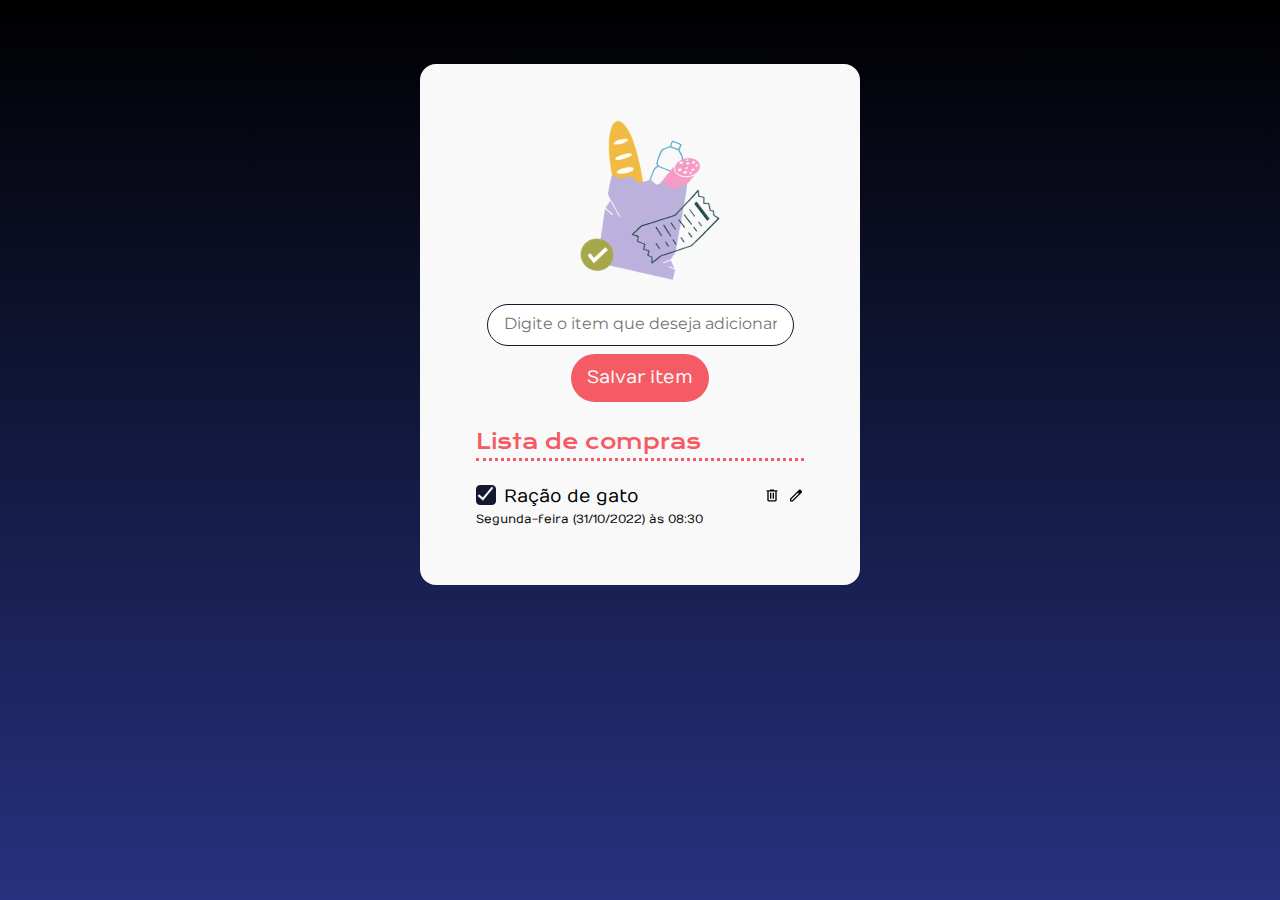
<file: JS/ListaCompras/index.html>
<!DOCTYPE html>
<html lang="pt-br">

<head>
    <meta charset="UTF-8">
    <meta name="viewport" content="width=device-width, initial-scale=1.0">
    <title>Lista de Compras</title>
    <link rel="preconnect" href="https://fonts.googleapis.com">
    <link rel="preconnect" href="https://fonts.gstatic.com" crossorigin>
    <link href="https://fonts.googleapis.com/css2?family=Krona+One&family=Montserrat&family=Numans&display=swap"
        rel="stylesheet">
    <link rel="stylesheet" href="./styles.css" />
</head>

<body>

    <main>
        <img src="./img/bag.png" alt="sacola de compras">
        <form>
            <input class="input-item" id="input-item" type="text" placeholder="Digite o item que deseja adicionar"></input>
            <button class="button-item" id="adicionar-item" >Salvar item</button>
        </form>

        <div class="container-lista">
            <h2>Lista de compras</h2>
            <hr>

            <ul>
                <li>
                    <div class="lista-item-container">
                        <div>
                            <div class="container-checkbox">
                                <label for="checkbox-1">
                                    <input type="checkbox" class="input-checkbox" id="checkbox-1" />
                                    <div class="checkbox-customizado checked"></div>
                                </label>
                            </div>
                            <p>Ração de gato</p>
                        </div>

                        <div>
                            <button class="item-lista-button">
                                <img src="./img/delete.svg" alt="remover">
                            </button>
                            <button class="item-lista-button">
                                <img src="./img/edit.svg" alt="editar">
                            </button>
                        </div>
                    </div>
                    <p class="texto-data">Segunda-feira (31/10/2022) às 08:30</p>
                </li>
            </ul>
        </div>
    </main>
    <script src="script.js"></script>
</body>

</html>
</file>
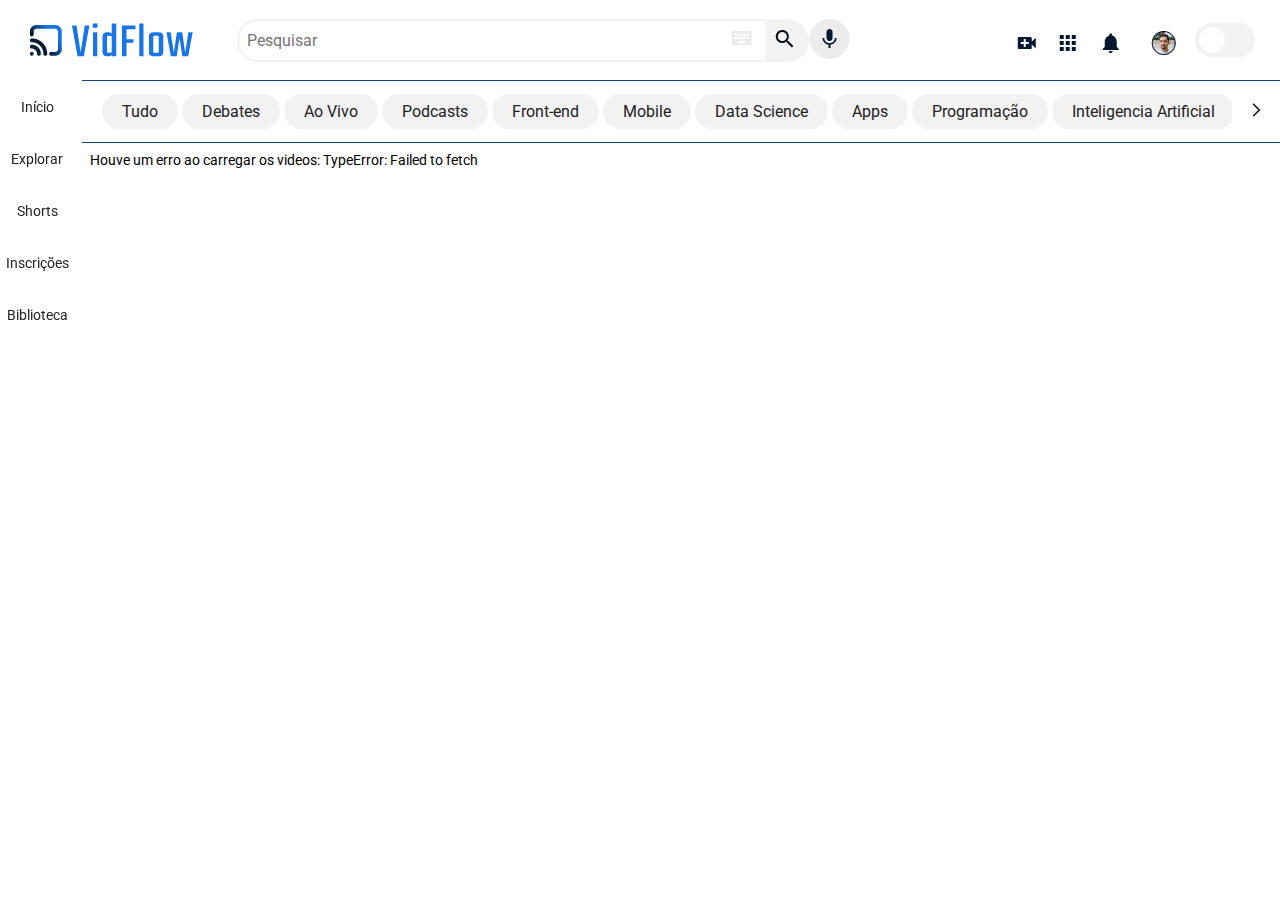
<file: JS/projeto-vidflow-main/index.html>
<!DOCTYPE html>
<html lang="pt-br">
    <head>
        <meta charset="UTF-8">
        <meta name="viewport" content="width=device-width, initial-scale=1.0">
        <link
            href="https://fonts.googleapis.com/css2?family=Roboto:wght@400;500;700&display=swap"
            rel="stylesheet"
        />
        <link rel="stylesheet" href="./css/reset.css">
        <link rel="stylesheet" href="./css/estilos.css">
        <link rel="stylesheet" href="./css/flexbox.css">
        <title>VidFlow</title>
        <link rel="shortcut icon" href="./img/Favicon.png" type="image/x-icon">
    </head>
<body>
    <header>
        <nav class="cabecalho__container">
            <div class="logo__item">
                <img src="./img/VidFlow--Logo-light-mode.png" alt="Logo do VidFlow ">

            </div>
            <div class="cabecalho__pesquisar__item">
                <form action="" class="form__pesquisa">
                    <input type="text" class="pesquisar__input" placeholder="Pesquisar">
                    <img src="./img/topbar/keyboard.png" alt="Icone de teclado" class="pesquisar__input-teclado">
                    <button class="pesquisar__btn">
                        <img src="./img/topbar/search.png" alt="icone de lupa">
                    </button>
                    <button class="cabecalho__audio">
                        <img src="./img/topbar/Mic.png" alt="icone de microfone">
                    </button>
                </form>
            </div>
            <div class="cabecalho__icones__item">
                <a href="#" class="cabecalho__videos"></a>
                <a href="#" class="cabecalho__apps"></a>
                <a href="#" class="cabecalho__notificacoes"></a>
                <a href="#" class="cabecalho__avatar"></a>
                <label for="" class="cabecalho__switch">
                    <input type="checkbox" class="cabecalho__switch-input">
                    <span class="cabecalho__switch-slider"></span>
                </label>

            </div>
    </header>
        
        </nav>
            <!-- Menu lateral -->

            <aside class="menu__container">
            <ul class="menu__lista">
                <li>
                    <a class="menu__itens" href="#">
                        <i class="icone__inicio icone-item"></i>
                        <span>Início</span></a>
                </li>

                <li>
                    <a class="menu__itens" href="#">
                        <i class="icone__explorar icone-item"></i>
                        <span>Explorar</span></a>
                </li>

                <li>
                    <a class="menu__itens" href="#">
                        <i class="icone__shorts icone-item"></i>
                        <span>Shorts</span></a>
                </li>

                <li>
                    <a class="menu__itens" href="#">
                        <i class="icone__inscricoes icone-item"></i>
                        <span>Inscrições</span></a>
                </li>

                <li>
                    <a class="menu__itens" href="#">
                        <i class="icone__biblioteca icone-item"></i>
                        <span>Biblioteca</span></a>
                </li>
            </ul>

            <ul class="menu__lista">
                <li>
                    <a class="menu__itens" href="#">
                        <i class="icone__historico icone-item"></i>
                        <span>Histórico</span></a>
                </li>

                <li>
                    <a class="menu__itens" href="#">
                        <i class="icone__relogio icone-item"></i>
                        <span>Assistir mais tarde</span></a>
                </li>

                <li>
                    <a class="menu__itens" href="#">
                        <i class="icone__like icone-item"></i>
                        <span>Marcados com like</span></a>
                </li>
            </ul>

            <ul class="menu__lista">
                <li>
                    <a class="menu__itens" href="#">
                        <i class="icone__mostrar icone-item"></i>
                        <span>Mostrar mais 2</span></a>
                </li>

                <li>
                    <a class="menu__itens" href="#">
                        <i class="icone__deschamps icone-item"></i>
                        <span>Felipe Deschamps</span></a>
                </li>

                <li>
                    <a class="menu__itens" href="#">
                        <i class="icone__nerd icone-item"></i>
                        <span>Jovem Nerd</span></a>
                </li>

                <li>
                    <a class="menu__itens" href="#">
                        <i class="icone__souto icone-item"></i>
                        <span>Mario Souto</span></a>
                </li>

                <li>
                    <a class="menu__itens" href="#">
                        <i class="icone__iamarino icone-item"></i>
                        <span>Atila Iamarino</span></a>
                </li>

                <li>
                    <a class="menu__itens" href="#">
                        <i class="icone__ballerini icone-item"></i>
                        <span>Rafaella Ballerini</span></a>
                </li>

                <li>
                    <a class="menu__itens" href="#">
                        <i class="icone__gaveta icone-item"></i>
                        <span>Gaveta</span></a>
                </li>

                <li>
                    <a class="menu__itens" href="#">
                        <i class="icone__alura icone-item"></i>
                        <span>Alura</span></a>
                </li>

                <li>
                    <a class="menu__itens inscricoes" href="#">INSCRIÇÕES</a>
                </li>
            </ul>

            <ul class="menu__lista">
                <li class="jogos">
                    <a class="menu__itens" href="#">
                        <i class="icone__jogos icone-item"></i>
                        <span>Jogos</span></a>
                </li>

                <li class="filmes">
                    <a class="menu__itens" href="#">
                        <i class="icone__filmes icone-item"></i>
                        <span>Filmes</span></a>
                </li>
                <li class="premium">
                    <a class="menu__itens" href="#">
                        <i class="icone__videos icone-item"></i>
                        <span>Vídeo Premium</span></a>
                </li>

                <li class="menu__itens">
                    <a href="#">MAIS DA PÁGINA</a>
                </li>

            </ul>
            </aside>

            <section class="superior__secao__container">
            <div class="superior__secao__container-wrapper">
                <a href="#" name="Tudo" class="superior__item">Tudo</a>
                <a href="#" name="Debates" class="superior__item">Debates</a>
                <a href="#" name="Ao Vivo" class="superior__item">Ao Vivo</a>
                <a href="#" name="Podcasts" class="superior__item">Podcasts</a>
                <a href="#" name="Front-end" class="superior__item">Front-end</a>
                <a href="#" name="Mobile" class="superior__item">Mobile</a>
                <a href="#" name="Data Science" class="superior__item">Data Science</a>
                <a href="#" name="Apps" class="superior__item">Apps</a>
                <a href="#" name="Programação" class="superior__item">Programação</a>
                <a href="#" name="Inteligencia Artificial" class="superior__item">Inteligencia Artificial</a>
                <a href="#" name="Inovação" class="superior__item">Inovação</a>
            </div>
            <label class="superior__slider">
                <span><img src="./img/arrow_forward_ios.png" alt="Flecha direcionada para direita"></span>
            </label>
         </section>

         <ul class="videos__container">

         </ul>
         
            <script src="script.js"></script>

</body>
</html>
</file>
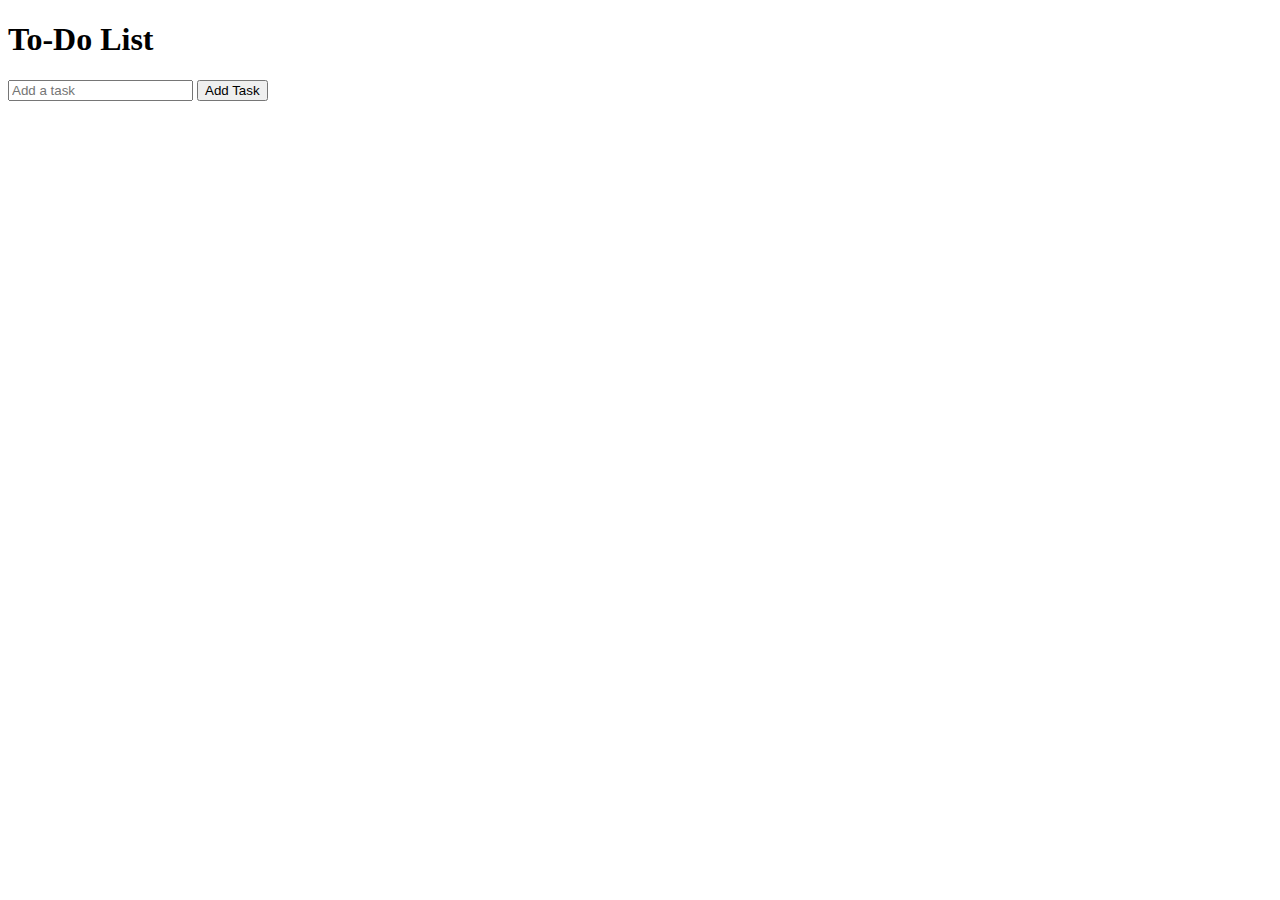
<file: JS/To-do List/index.html>
<!DOCTYPE html>
<html lang="pt-br">

<head>
    <meta charset="UTF-8">
    <meta name="viewport" content="width=device-width, initial-scale=1.0">
    <title>To-Do List</title>
    <link rel="stylesheet" href="styles.css">
    
</head>

<body>
        <h1>To-Do List</h1>
        <input type="text" id="taskInput" placeholder="Add a task">
        <button id="addTaskButton">Add Task</button>
        <ul id="taskList"></ul>

        <script src="script.js"></script>
</body>

</html>
</file>
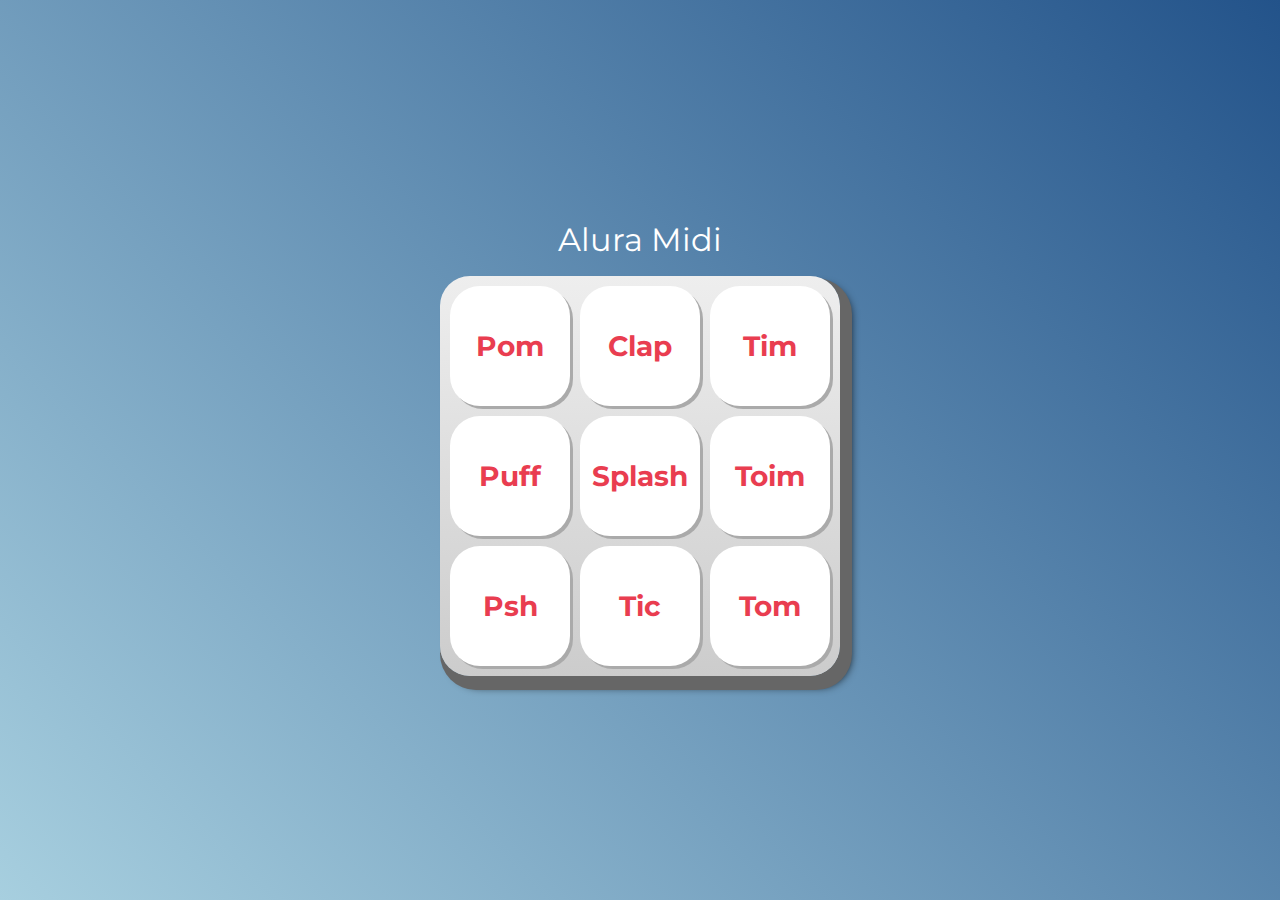
<file: JS/alura_batuque_projeto/alura_batuque_projeto/index.html>
<!DOCTYPE html>
<html lang="pt-BR">
<head>
    <meta charset="UTF-8">
    <meta http-equiv="X-UA-Compatible" content="IE=edge">
    <meta name="viewport" content="width=device-width, initial-scale=1.0">

    <title>Alura MIDI</title>

    <link rel="preconnect" href="https://fonts.googleapis.com">
    <link rel="preconnect" href="https://fonts.gstatic.com" crossorigin>
    <link href="https://fonts.googleapis.com/css2?family=Montserrat:wght@500;600&display=swap" rel="stylesheet">

    <link rel="icon" type="image/png" href="images/bateria.png">
    <link rel="stylesheet" href="css/reset.css">
    <link rel="stylesheet" href="css/estilos.css">

</head>
<body>

    <h1>Alura Midi</h1>

    <section class="teclado">
        <button class="tecla tecla_pom">Pom</button>
        <button class="tecla tecla_clap">Clap</button>
        <button class="tecla tecla_tim">Tim</button>

        <button class="tecla tecla_puff">Puff</button>
        <button class="tecla tecla_splash">Splash</button>
        <button class="tecla tecla_toim">Toim</button>

        <button class="tecla tecla_psh">Psh</button>
        <button class="tecla tecla_tic">Tic</button>
        <button class="tecla tecla_tom">Tom</button>
    </section>

    <audio src="sounds/keyq.wav" id="som_tecla_pom"></audio>
    <audio src="sounds/keyw.wav" id="som_tecla_clap"></audio>
    <audio src="sounds/keye.wav" id="som_tecla_tim"></audio>
    <audio src="sounds/keya.wav" id="som_tecla_puff"></audio>
    <audio src="sounds/keys.wav" id="som_tecla_splash"></audio>
    <audio src="sounds/keyd.wav" id="som_tecla_toim"></audio>
    <audio src="sounds/keyz.wav" id="som_tecla_psh"></audio>
    <audio src="sounds/keyx.wav" id="som_tecla_tic"></audio>
    <audio src="sounds/keyc.wav" id="som_tecla_tom"></audio>

    <script src="main.js"></script>

</body>
</html>
</file>
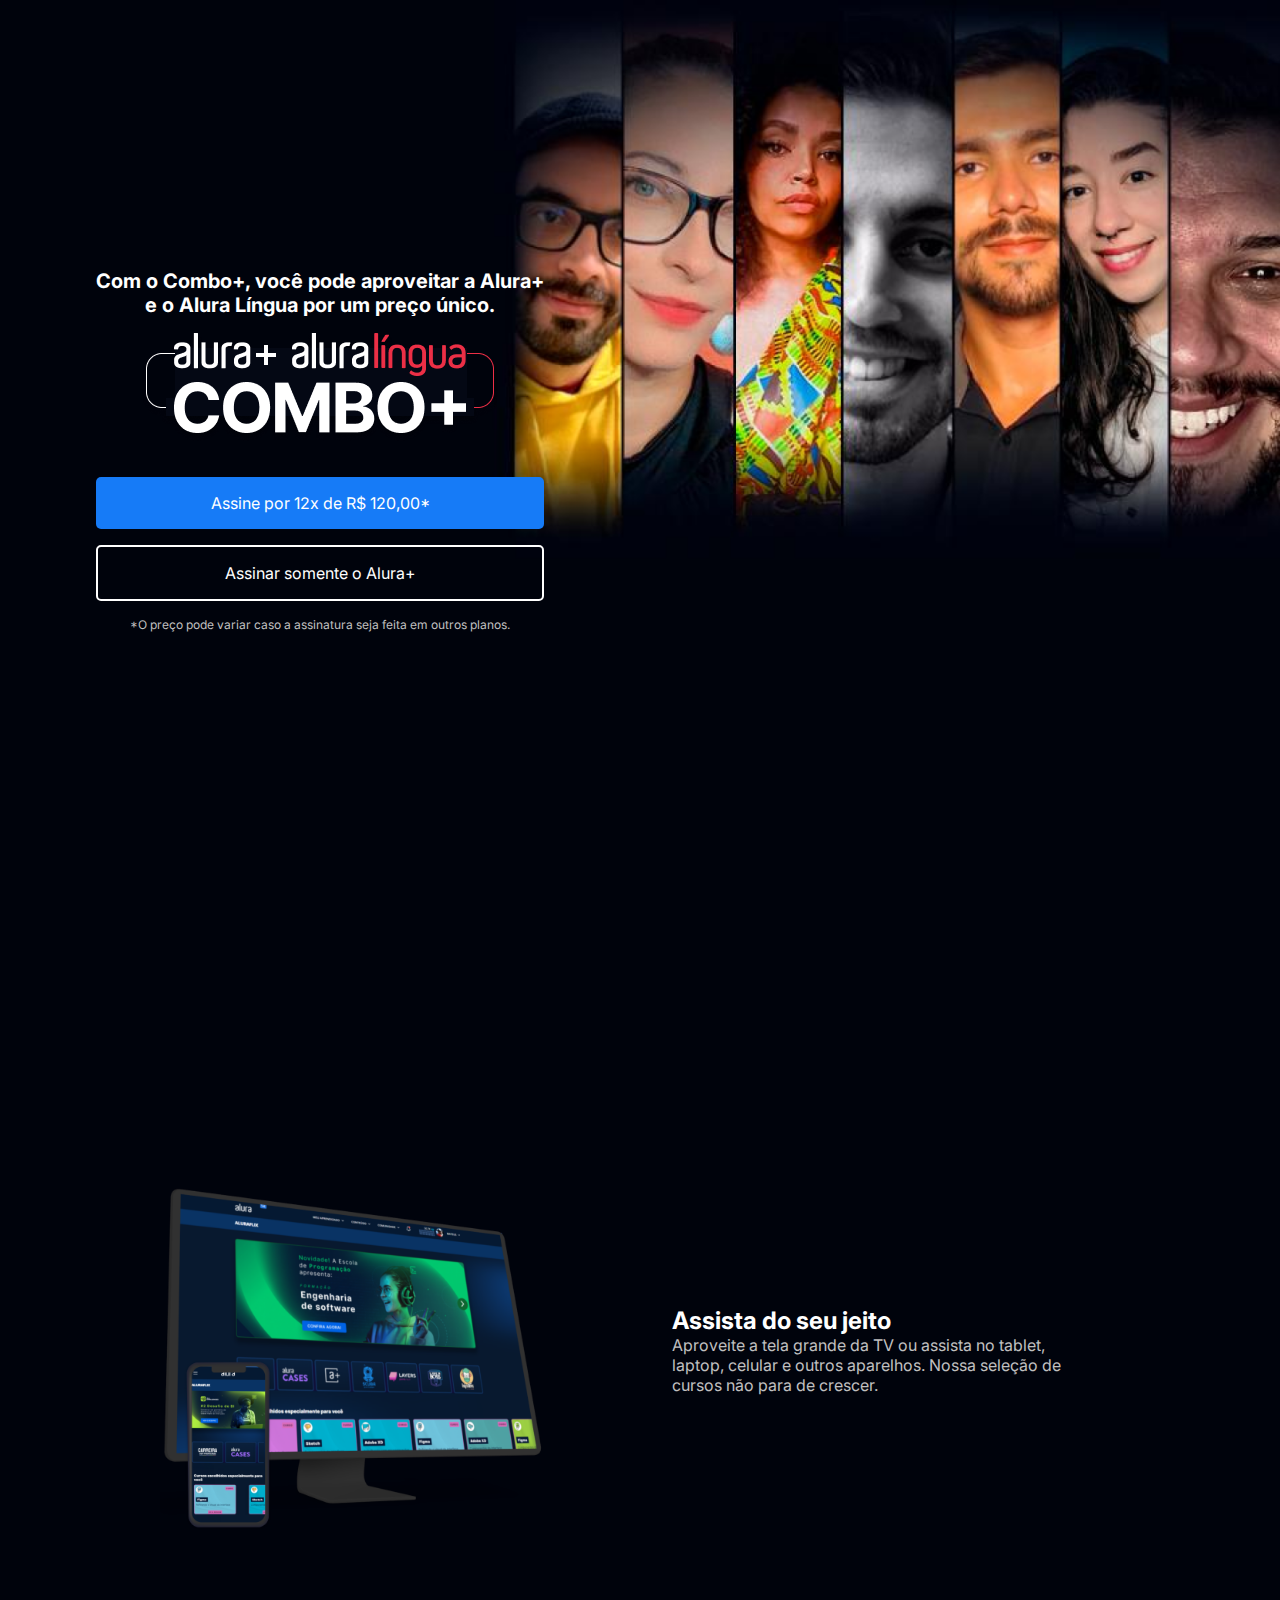
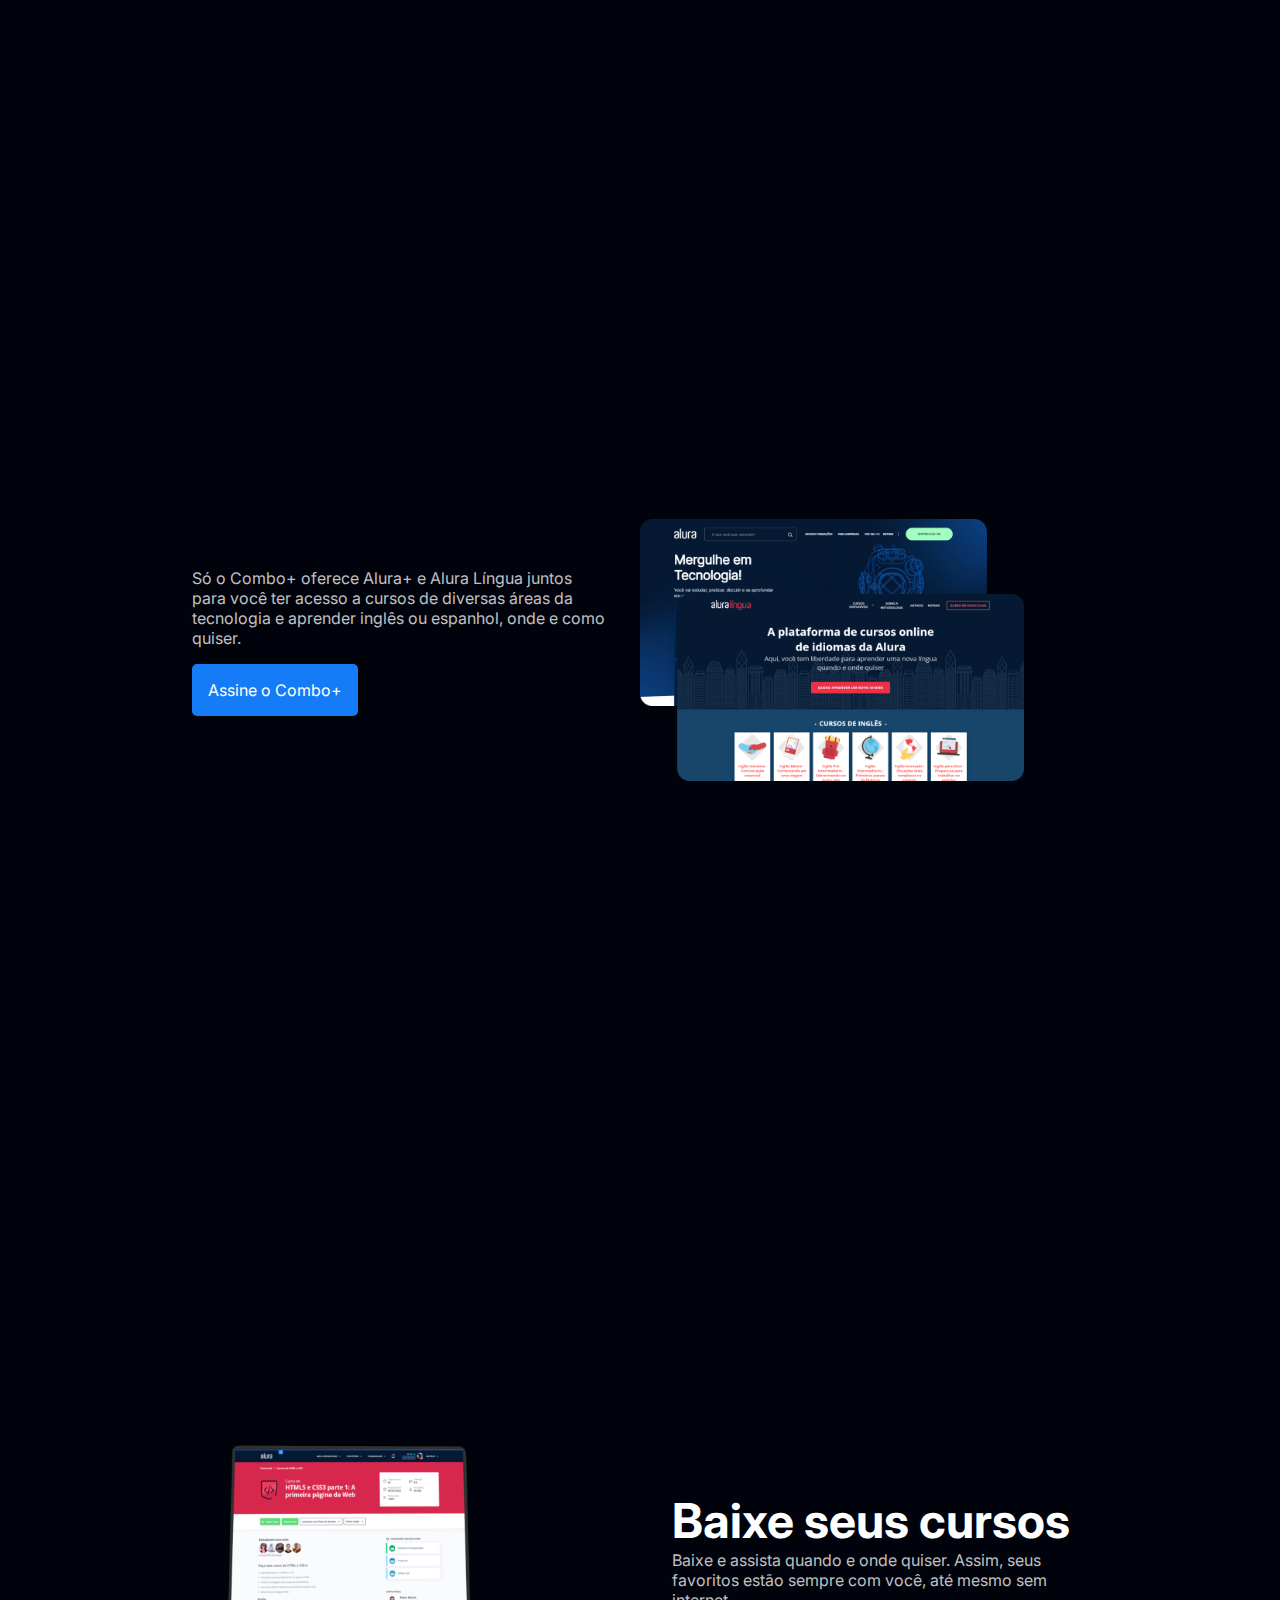
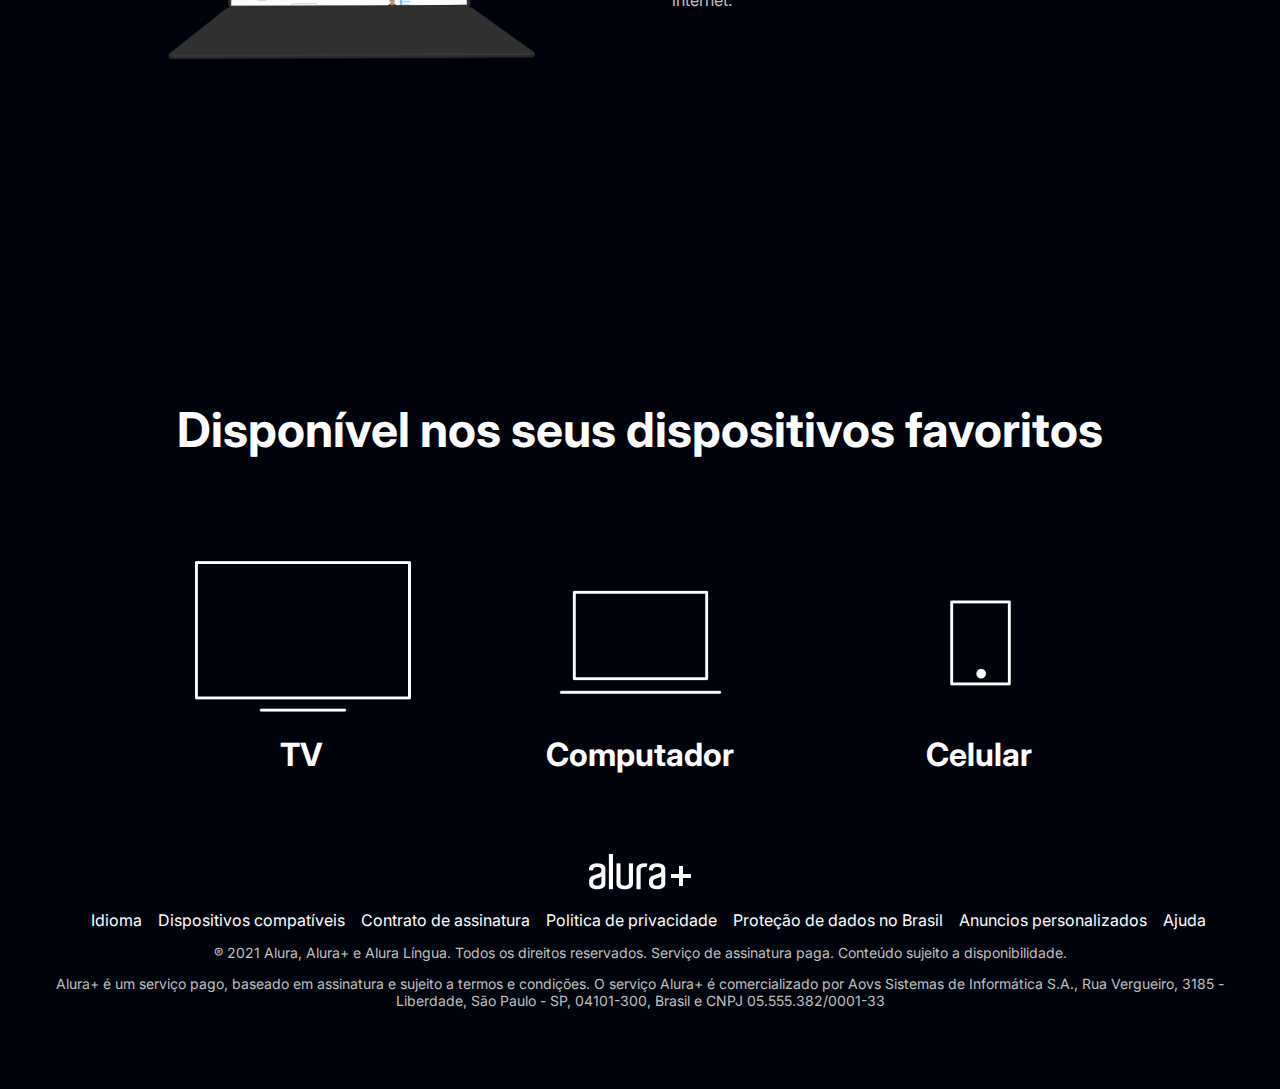
<file: JS/Stremar/aluraplus-aula01/index.html>
<!DOCTYPE html>
<html>

<head>
    <title>Alura Plus</title>
    <meta charset="UTF-8">
    <meta name="viewport" content="width=device-width, initial-scale=1">
    <link rel="stylesheet" href="styles.css">
    <link rel="preconnect" href="https://fonts.googleapis.com">
    <link rel="preconnect" href="https://fonts.gstatic.com" crossorigin>
    <link href="https://fonts.googleapis.com/css2?family=Inter:ital,opsz@0,14..32;1,14..32&display=swap" rel="stylesheet">  
    <link rel="preconnect" href="https://fonts.googleapis.com">
    <link rel="preconnect" href="https://fonts.gstatic.com" crossorigin>
    <link href="https://fonts.googleapis.com/css2?family=Inter:ital,opsz,wght@0,14..32,700;1,14..32,700&display=swap" rel="stylesheet">
</head>

<body>
    <section class="principal container">
        <div class="container__caixa">
            <h1 class="container__titulo">Com o Combo+, você pode aproveitar a Alura+ e o Alura Língua por um preço único.</h1>
            <img src="img/Combo.png" alt="O combo+ é a junção do alura+ e o alura língua" class="container__imagem">
            <a href="www.alura.com.br" class="container__botao">Assine por 12x de R$ 120,00*</a>
            <a href="www.alura.com.br" class="container__botao botao_secundario">Assinar somente o Alura+</a>
            <p class="container__aviso">*O preço pode variar caso a assinatura seja feita em outros planos.</p>
        </div>
    </section>

    <section class="container secundario">
        <img src="img/Plataformas.png" alt="Um monitor e um celular com a alura plus aberto" class="secundario__imagem">
        <div class="container__descricao">

            <h2 class="descricao_titulo">Assista do seu jeito</h2>
            <p class="descricao__texto">Aproveite a tela grande da TV ou assista no tablet, laptop, celular e outros aparelhos. Nossa seleção de cursos não para de crescer.</p>

        </div>
    </section>

    <section class="container secundario">
        <div class="container__descricao">
            <p class="descricao__texto">Só o Combo+ oferece Alura+ e Alura Língua juntos para você ter acesso a cursos de diversas áreas da tecnologia e aprender inglês ou espanhol, onde e como quiser.</p>
            <a href="www.alura.com.br" class="container__botao secundario__botao" container>Assine o Combo+</a>
        </div>
        <img src="img/Telas.png" alt="Tela do alura+ e alura língua" class="secundario__imagem">
    </section>

    <section class="container secundario">
        <img src="img/Notebook.png" alt="Notebook com a página do curso HTML5 e CSS3 da Alura aberta" class="secundario__imagem">
      <div class="container__descricao">
            <h2 class="descricao__titulo">Baixe seus cursos</h2>
            <p class="descricao__texto">Baixe e assista quando e onde quiser. Assim, seus favoritos estão sempre com você, até mesmo sem internet.</p>
        </div>
    </section>

    <section class="dispositivos">
        <h2 class="dispositivos__titulo">Disponível nos seus dispositivos favoritos</h2>
        <ul class="dispositivos__lista">
            <li>
                <img src="img/tv.png" alt="Ícone de televisão">
                <h3 class="lista__item">TV</h3>
            </li>
            <li>
                <img src="img/computador.png" alt="Ícone de computador">
                <h3 class="lista__item">Computador</h3>
            </li>
            <li>
                <img src="img/celular.png" alt="Ícone de celular">
                <h3 class="lista__item">Celular</h3>
            </li>
        </ul>
    </section>

    <footer class="rodape">
        <img src="img/Logo.png" alt="Alura+" class="rodape__logo">
        <ul class="rodape__lista">
            <li class="lista__link">
                <a href="#">Idioma</a>
            </li>
            <li class="lista__link">
                <a href="#">Dispositivos compatíveis</a>
            </li>
            <li class="lista__link">
                <a href="#">Contrato de assinatura</a>
            </li>
            <li class="lista__link">
                <a href="#">Politica de privacidade</a>
            </li>
            <li class="lista__link">
                <a href="#">Proteção de dados no Brasil</a>
            </li>
            <li class="lista__link">
                <a href="#">Anuncios personalizados</a>
            </li>
            <li class="lista__link">
                <a href="#">Ajuda</a>
            </li>
        </ul>
        <p class="rodape__texto">® 2021 Alura, Alura+ e Alura Língua. Todos os direitos reservados. Serviço de
            assinatura paga. Conteúdo sujeito a disponibilidade.</p>
        <p class="rodape__texto">Alura+ é um serviço pago, baseado em assinatura e sujeito a termos e condições. O
            serviço Alura+ é comercializado por Aovs Sistemas de Informática S.A., Rua Vergueiro, 3185 - Liberdade, São
            Paulo - SP, 04101-300, Brasil e CNPJ 05.555.382/0001-33</p>
    </footer>
    
</body>

</html>
</file>
<file: JS/ListaCompras/styles.css>
* {
    box-sizing: border-box;
    margin: 0;
    padding: 0;
}

:root {
    --cor-primaria: #F55B64;
    --cor-secundaria: #C2373F;
    --neutro: #F9F9F9;
    --preto: #131730;
    --fonte-titulo: "Krona One", sans-serif;
    --fonte-texto: 'Numans', sans-serif;
    --degrade-azul: linear-gradient(180deg, #000000 0%, #26327F 100%);
}

body {
    background: var(--degrade-azul);
    background-repeat: no-repeat;
    height: 100vh;

    display: flex;
    flex-direction: column;
    align-items: center;
}

main {
    background-color: var(--neutro);
    margin-top: 64px;

    display: flex;
    flex-direction: column;
    gap: 24px;

    width: 440px;
    padding: 56px;

    align-items: center;
    border-radius: 16px;
}

h2 {
    font-family: var(--fonte-titulo);
    color: var(--cor-primaria);
    font-size: 20px;
    font-weight: 400;
    line-height: 32px;
}

hr {
    border: none;
    border-bottom: 3px dotted var(--cor-primaria);
    margin-bottom: 24px;
}

p {
    font-family: var(--fonte-texto);
    font-size: 18px;
    font-weight: 400;
    line-height: 24px;
    text-align: left;
}

.input-item {
    display: block;
    padding: 12px 16px;
    border-radius: 24px;
    border: 1px solid var(--preto);
    width: 307px;

    font-family: var(--fonte-texto);
}

.input-item::placeholder {
    font-family: "Montserrat", sans-serif;
    font-size: 16px;
    line-height: 19px;
}

.button-item {
    padding: 12px 16px;
    border-radius: 24px;
    background-color: var(--cor-primaria);
    color: var(--neutro);
    font-family: var(--fonte-texto);
    font-size: 18px;
    font-weight: 400;
    line-height: 24px;
    border: none;
}

form {
    display: flex;
    flex-direction: column;
    align-items: center;
    gap: 8px;
}

.lista-item-container {
    display: flex;
    justify-content: space-between;
}

.lista-item-container div {
    display: flex;
    gap: 8px;
}

ul {
    list-style-type: none;
}

.input-checkbox {
    display: none;
}

.checkbox-customizado {
    width: 20px;
    height: 20px;
    background-color: var(--neutro);
    border: 1px solid var(--preto);
    cursor: pointer;
    border-radius: 4px;
}

.checked {
    background-color: var(--preto);
    position: relative;
}

.checkbox-customizado.checked::after {
    content: "";
    position: absolute;
    left: 30%;
    top: -10%;
    width: 5px;
    height: 14px;

    border-top: 2px solid var(--neutro);
    border-left: 2px solid var(--neutro);

    transform: rotate(-140deg);
}

.texto-data {
    font-size: 12px;
    line-height: 20px;
}

.item-lista-button {
    border: none;
    background-color: transparent;
}

.container-lista {
    width: 100%;
}
</file>
<file: JS/projeto-vidflow-main/css/estilos.css>
*,
*::before,
*::after {
    --azul-profundo: #01080E;
    --azul-escuro: #041832;
    --azul-medio: #144480;
    --azul-destaque-light: #1875E9;
    --azul-destaque-dark: #3985D8;
    --cinza-escuro: #222222;
    --cinza-medio: #C5C5C5;
    --cinza-claro: #F2F2F2;
    --branco: #FFFFFF;
    box-sizing: border-box;
}

body {
    font-family: Roboto, Arial, Helvetica, sans-serif;
    background-color: var(--branco);
    position: relative;
    width: 100%;
    height: 100vh;
    overflow: auto;
    font-size: 14px;
    color: var(--cinza-escuro);                                                            
    box-sizing: border-box;
    text-align: center;
}

/* CABEÇALHO */

.cabecalho__container {
    background-color: var(--branco);
    height: 80px;
    width: 100%;
    padding: 0 25px;
}

.logo__item {
    padding: 15px 0px;
    cursor: pointer;
}

.pesquisar__input {
    padding: 8px;
    border: 2px solid var(--cinza-claro);
    border-radius: 32px 0px 0px 32px;
    font-size: 16px;
}

.pesquisar__input-teclado{
    position: absolute;
    right: 16%;
    top: 30%;
}

.pesquisar__btn {
    background-color: var(--cinza-claro);
    border: 0px;
    border-radius: 0px 32px 32px 0px;
    padding: 8px;
    padding-right: 15px;
    border-left: none;
    cursor: pointer;
}

.cabecalho__audio {
    border: 0px;
    background-color: var(--branco);
}

.cabecalho__videos {
    background-image: url(../img/topbar/video_call.png);
    background-repeat: no-repeat;
    background-position: center;
    padding: 20px;
}

.cabecalho__apps {
    background-image: url(../img/topbar/apps.png);
    background-repeat: no-repeat;
    background-position: center;
    padding: 13px 30px 13px 13px;
}

.cabecalho__notificacoes {
    background-image: url(../img/topbar/notifications.png);
    background-repeat: no-repeat;
    background-position: center;
    padding: 13px 30px 13px 13px;
}

.cabecalho__avatar {
    background-image: url(../img/topbar/Avatar.png);
    background-repeat: no-repeat;
    background-position: center;
    padding: 13px 30px 13px 33px;
}

.cabecalho__switch {
    position: relative;
    display: inline-block;
    padding: 13px 30px 13px 13px;
    width: 60px;
    height: 34px;
  }
  
  .cabecalho__switch-input{
    opacity: 0;
    width: 0;
    height: 0;
  }
  
  .cabecalho__switch-slider {
    position: absolute;
    cursor: pointer;
    top: 0;
    left: 0;
    right: 0;
    bottom: 0;
    background-color: var(--cinza-claro);
    -webkit-transition: .4s;
    transition: .4s;
    border-radius: 34px;
  }
  
  .cabecalho__switch-slider:before {
    position: absolute;
    content: "";
    height: 26px;
    width: 26px;
    left: 4px;
    bottom: 4px;
    background-color: var(--branco);
    -webkit-transition: .4s;
    transition: .4s;
    border-radius: 50%;
  }
  
  .cabecalho__switch-input:checked + .cabecalho__switch-slider {
    background-color: var(--azul-destaque-light);
  }
  
  .cabecalho__switch-input:focus + .cabecalho__switch-slider {
    box-shadow: 0 0 1px var(--cinza-claro);
  }
  
  .cabecalho__switch-input:checked + .cabecalho__switch-slider:before {
    -webkit-transform: translateX(26px);
    -ms-transform: translateX(26px);
    transform: translateX(26px);
  }


/* SECAO SUPERIOR */

.superior__secao__container {
    height: 63px;
    color: var(--branco);
    font-size: 16px;
    background-color: var(--branco);
    padding: 0 20px;
    position: fixed;
    top: 80px;
    right: 0;
    left: 0;
    /* transition: transform 0.5s ease-in-out;
    transform: translateX(0); */
}

.superior__secao__container-wrapper{
    position: relative;
}

.superior__item {
    color: var(--cinza-escuro);
    font-size: 16px;
    background-color: var(--cinza-claro);
    border-radius: 20px;
    padding: 8px 20px;
    cursor: pointer;
    width: 200px;
}

.superior__item:hover {
    color: var(--branco);
    background-color: var(--azul-destaque-light);
    transition: .5s;
}

.superior__slider{
    position: absolute;
    right: 0%;
    width: 4%;
    height: 100%;
    background-color: var(--branco);
}

/* SEÇÃO VÍDEOS */

.videos__container {
    color: black;
    padding: 153px 20px 10px 20px;
}

iframe{
    border-radius: 10px;
    width: 100%;
    height: 62%;
}

.descricao-video .img-canal{
    border-radius: 100%;
    width: 40px;
    height: 40px;
}

.descricao-video .titulo-video {
    font-weight: 700;
    color: var(--cinza-escuro);
}

.descricao-video .titulo-canal {
    font-size: 14px;
    color: var(--cinza-escuro);
}  

::-webkit-scrollbar{
    width: 0px;
    height: 0px;
}

@media(min-width: 834px) {

    body {
        height: 100vh;
    }

    /* ESTILOS DA SECAO SUPERIOR */

    .superior__secao__container {
        border-top: var(--azul-medio) 1px solid;
        border-bottom: var(--azul-medio) 1px solid;
        width: auto;
        left: 82px;
    }

    /*ESTILOS SEÇÃO VÍDEOS */

    .videos__container {
        padding-left: 90px;
        padding-right: 17px;
    }

}

@media(min-width: 1440px) {

    /* SEÇÃO SUPERIOR */

    .superior__secao__container {
        left: 247px;
    }

    /* ESTILOS VIDEOS */

    .videos__container {
        padding-right: 10px;
        padding-left: 248px;
    }
    *,
*::before,
*::after {
    --azul-profundo: #01080E;
    --azul-escuro: #041832;
    --azul-medio: #144480;
    --azul-destaque-light: #1875E9;
    --azul-destaque-dark: #3985D8;
    --cinza-escuro: #222222;
    --cinza-medio: #C5C5C5;
    --cinza-claro: #F2F2F2;
    --branco: #FFFFFF;
    box-sizing: border-box;
}

body {
    font-family: Roboto, Arial, Helvetica, sans-serif;
    background-color: var(--branco);
    position: relative;
    width: 100%;
    height: 100vh;
    overflow: auto;
    font-size: 14px;
    color: var(--cinza-escuro);                                                            
    box-sizing: border-box;
    text-align: center;
}

/* CABEÇALHO */

.cabecalho__container {
    background-color: var(--branco);
    height: 80px;
    width: 100%;
    padding: 0 25px;
}

.logo__item {
    padding: 15px 0px;
    cursor: pointer;
}

.pesquisar__input {
    padding: 8px;
    border: 2px solid var(--cinza-claro);
    border-radius: 32px 0px 0px 32px;
    font-size: 16px;
}

.pesquisar__input-teclado{
    position: absolute;
    right: 16%;
    top: 30%;
}

.pesquisar__btn {
    background-color: var(--cinza-claro);
    border: 0px;
    border-radius: 0px 32px 32px 0px;
    padding: 8px;
    padding-right: 15px;
    border-left: none;
    cursor: pointer;
}

.cabecalho__audio {
    border: 0px;
    background-color: var(--branco);
}

.cabecalho__videos {
    background-image: url(../img/topbar/video_call.png);
    background-repeat: no-repeat;
    background-position: center;
    padding: 20px;
}

.cabecalho__apps {
    background-image: url(../img/topbar/apps.png);
    background-repeat: no-repeat;
    background-position: center;
    padding: 13px 30px 13px 13px;
}

.cabecalho__notificacoes {
    background-image: url(../img/topbar/notifications.png);
    background-repeat: no-repeat;
    background-position: center;
    padding: 13px 30px 13px 13px;
}

.cabecalho__avatar {
    background-image: url(../img/topbar/Avatar.png);
    background-repeat: no-repeat;
    background-position: center;
    padding: 13px 30px 13px 33px;
}

.cabecalho__switch {
    position: relative;
    display: inline-block;
    padding: 13px 30px 13px 13px;
    width: 60px;
    height: 34px;
  }
  
  .cabecalho__switch-input{
    opacity: 0;
    width: 0;
    height: 0;
  }
  
  .cabecalho__switch-slider {
    position: absolute;
    cursor: pointer;
    top: 0;
    left: 0;
    right: 0;
    bottom: 0;
    background-color: var(--cinza-claro);
    -webkit-transition: .4s;
    transition: .4s;
    border-radius: 34px;
  }
  
  .cabecalho__switch-slider:before {
    position: absolute;
    content: "";
    height: 26px;
    width: 26px;
    left: 4px;
    bottom: 4px;
    background-color: var(--branco);
    -webkit-transition: .4s;
    transition: .4s;
    border-radius: 50%;
  }
  
  .cabecalho__switch-input:checked + .cabecalho__switch-slider {
    background-color: var(--azul-destaque-light);
  }
  
  .cabecalho__switch-input:focus + .cabecalho__switch-slider {
    box-shadow: 0 0 1px var(--cinza-claro);
  }
  
  .cabecalho__switch-input:checked + .cabecalho__switch-slider:before {
    -webkit-transform: translateX(26px);
    -ms-transform: translateX(26px);
    transform: translateX(26px);
  }


/* MENU LATERAL */

.menu__container {
    font-size: 14px;
    background-color: var(--branco);
}

.icone__inicio::before {
    content: url(../img/sidebar/home.png);
}

.icone__explorar::before {
    content: url(../img/sidebar/explore.png);
}

.icone__shorts::before {
    content: url(../img/sidebar/airplay.png);
}

.icone__inscricoes::before {
    content: url(../img/sidebar/subscriptions.png);
}

.icone__biblioteca::before {
    content: url(../img/sidebar/video_library.png);
}

.icone__historico::before {
    content: url(../img/sidebar/history.png);
}

.icone__relogio::before {
    content: url(../img/sidebar/history_toggle_off.png);
}

.icone__like::before {
    content: url(../img/sidebar/thumb_up_alt.png);
}

.icone__alura::before {
    content: url(../img/sidebar/Avatar_Alura.png);
}

.icone__gaveta::before {
    content: url(../img/sidebar/Avatar_Gaveta.png);
}

.icone__ballerini::before {
    content: url(../img/sidebar/Avatar_Rafa.png);
}

.icone__iamarino::before {
    content: url(../img/sidebar/Avatar_Atila.png);
}

.icone__souto::before {
    content: url(../img/sidebar/Avatar_Souto.png);
}

.icone__nerd::before {
    content: url(../img/sidebar/Avatar_Jovem_Nerd.png);
}

.icone__deschamps::before {
    content: url(../img/sidebar/Avatar_Deschamps.png);
}

.icone__mostrar::before {
    content: url(../img/sidebar/keyboard_arrow_down.png);
}

.icone__videos::before {
    content: url(../img/sidebar/ondemand_video.png);
}

.icone__filmes::before {
    content: url(../img/sidebar/movie.png);
}

.icone__jogos::before {
    content: url(../img/sidebar/sports_esports.png);
}

/* SECAO SUPERIOR */

.superior__secao__container {
    height: 63px;
    color: var(--branco);
    font-size: 16px;
    background-color: var(--branco);
    padding: 0 20px;
    position: fixed;
    top: 80px;
    right: 0;
    left: 0;
    /* transition: transform 0.5s ease-in-out;
    transform: translateX(0); */
}

.superior__secao__container-wrapper{
    position: relative;
}

.superior__item {
    color: var(--cinza-escuro);
    font-size: 16px;
    background-color: var(--cinza-claro);
    border-radius: 20px;
    padding: 8px 20px;
    cursor: pointer;
    width: 200px;
}

.superior__item:hover {
    color: var(--branco);
    background-color: var(--azul-destaque-light);
    transition: .5s;
}

.superior__slider{
    position: absolute;
    right: 0%;
    width: 4%;
    height: 100%;
    background-color: var(--branco);
}

/* SEÇÃO VÍDEOS */

.videos__container {
    color: black;
    padding: 153px 20px 10px 20px;
}

iframe{
    border-radius: 10px;
    width: 100%;
    height: 62%;
}

.descricao-video .img-canal{
    border-radius: 100%;
    width: 40px;
    height: 40px;
}

.descricao-video .titulo-video {
    font-weight: 700;
    color: var(--cinza-escuro);
}

.descricao-video .titulo-canal {
    font-size: 14px;
    color: var(--cinza-escuro);
}  

::-webkit-scrollbar{
    width: 0px;
    height: 0px;
}

@media(min-width: 834px) {

    body {
        height: 100vh;
    }

    /* ESTILOS DO MENU LATERAL */

    .menu__container {
        font-size: 16px;
    }

    .menu__lista {
        padding-top: 15px;
    }

    .menu__lista li {
        width: 100%;
    }

    /* ESTILOS DA SECAO SUPERIOR */

    .superior__secao__container {
        border-top: var(--azul-medio) 1px solid;
        border-bottom: var(--azul-medio) 1px solid;
        width: auto;
        left: 82px;
    }

    /*ESTILOS SEÇÃO VÍDEOS */

    .videos__container {
        padding-left: 90px;
        padding-right: 17px;
    }

}

@media(min-width: 1440px) {

    /* SEÇÃO SUPERIOR */

    .superior__secao__container {
        left: 247px;
    }

    /* ESTILOS DO MENU LATERAL */

    .menu__lista {
        border-bottom: 1.5px solid var(--azul-medio);
    }

    /* ESTILOS VIDEOS */

    .videos__container {
        padding-right: 10px;
        padding-left: 248px;
    }

}

}
</file>
<file: JS/projeto-vidflow-main/css/flexbox.css>
/* CABEÇALHO */

.cabecalho__container {
    display: flex;
    justify-content: space-between;
    align-items: center;
    position: fixed;
    top: 0;
  }
  
  .cabecalho__pesquisar__item {
    display: none;
  }
  
  .form__pesquisa {
    position: relative;
    flex: 1;
    display: flex;
    justify-content: center;
  }
  
  /* SECAO SUPERIOR */
  
  .superior__slider {
    display: none;
  }
  /* CABEÇALHO */

.cabecalho__container {
  display: flex;
  justify-content: space-between;
  align-items: center;
  position: fixed;
  top: 0;
}

.cabecalho__pesquisar__item {
  display: none;
}

.form__pesquisa {
  position: relative;
  flex: 1;
  display: flex;
  justify-content: center;
}

/* SECAO SUPERIOR */

.superior__slider {
  display: none;
}

/* MENU */

.menu__container {
  position: fixed;
  bottom: 0%;
  height: 74px;
  width: 100%;
}

.menu__lista {
  display: flex;
  justify-content: space-around;
  height: 100%;
}

.menu__lista li {
  align-self: center;
}

.menu__itens {
  display: flex;
  flex-direction: column;
  gap: 5px;
}

.menu__lista:nth-child(2),
.menu__lista:nth-child(3),
.menu__lista:nth-child(4) {
  display: none;
}

/* SEÇÃO SUPERIOR */

.superior__secao__container {
  display: flex;
  align-items: center;
  white-space: nowrap;
  overflow: scroll;
  gap: 15px;
}


/* VIDEO */

.videos__container {
  display: flex;
  flex-wrap: wrap;
  gap: 10px;
}

.videos__item {
  display: block;
  height: 303px;
  width: 280px;
  flex-grow: 1;
}


.descricao-video {
  margin-top: 1rem;
  display: grid;
  text-align: start;
  column-gap: 1rem;
  row-gap: 10px;
  grid-template-columns: auto 1fr;
}

.descricao-video .img-canal {
  grid-area: 1 / 1 / 3 / 2;
} 

@media (min-width: 834px) {
  /* MENU LATERAL*/

  .menu__container {
    left: 0;
    height: auto;
    width: 74px;
    top: 80px;
  }

  .menu__lista {
    flex-direction: column;
    justify-content: flex-start;
    padding-top: 15px;
    gap: 33px;
  }
}

@media (min-width: 1156px) {
  /* CABEÇALHO */

  .cabecalho__pesquisar__item {
    display: block;
    transform: translate(-60px);
  }

  .pesquisar__input {
    width: 530px;
  }

  /* SECAO SUPERIOR */

  .superior__slider {
    display: flex;
    justify-content: center;
    align-items: center;
  }
}

@media (min-width: 1440px) {
  /* MENU */

  .menu__container {
    width: 239px;
    overflow: scroll;
  }

  .menu__lista:nth-child(2),
  .menu__lista:nth-child(3),
  .menu__lista:nth-child(4) {
    display: flex;
  }

  .menu__lista {
    height: auto;
    padding: 20px 17px 20px 15px;
    gap: 15px;
  }

  .menu__itens {
    flex-direction: row;
    gap: 15px;
    align-items: center;
  }

  .menu__lista:nth-child(3) {
    flex-direction: column-reverse;
  }

  .jogos {
    order: 3;
  }

  .filmes {
    order: 2;
  }

  .premium {
    order: 1;
  }

  .maispagina {
    order: 4;
  }
}
  
  /* SEÇÃO SUPERIOR */
  
  .superior__secao__container {
    display: flex;
    align-items: center;
    white-space: nowrap;
    overflow: scroll;
    gap: 15px;
  }
  
  
  /* VIDEO */
  
  .videos__container {
    display: flex;
    flex-wrap: wrap;
    gap: 10px;
  }
  
  .videos__item {
    display: block;
    height: 303px;
    width: 280px;
    flex-grow: 1;
  }
  
  
  .descricao-video {
    margin-top: 1rem;
    display: grid;
    text-align: start;
    column-gap: 1rem;
    row-gap: 10px;
    grid-template-columns: auto 1fr;
  }
  
  .descricao-video .img-canal {
    grid-area: 1 / 1 / 3 / 2;
  } 
  
  
  @media (min-width: 1156px) {
    /* CABEÇALHO */
  
    .cabecalho__pesquisar__item {
      display: block;
      transform: translate(-60px);
    }
  
    .pesquisar__input {
      width: 530px;
    }
  
    /* SECAO SUPERIOR */
  
    .superior__slider {
      display: flex;
      justify-content: center;
      align-items: center;
    }
  }
</file>
<file: JS/To-do List/styles.css>
.completed {
    text-decoration: line-through;
    color: green;
}
</file>
<file: JS/alura_batuque_projeto/alura_batuque_projeto/css/estilos.css>
:root {
  --cinza: #aaa;
  --vermelha: #e93d50;
  --vermelha-escura: #af303f;
  --branca: #fff;
  --luz: rgb(229, 255, 0);
}

body {
  align-items: center;
  background: linear-gradient(45deg, #a7cfdf 0%,#23538a 100%);
  display: flex;
  justify-content: center;
  flex-direction: column;
  font-family: 'Montserrat', sans-serif;
  min-height: 100vh;
}

h1 {
  color: var(--branca);
  margin-bottom: 20px;
  font-size: 2rem;
}

.teclado {
  background: linear-gradient(to bottom, #eeeeee 0%,#cccccc 100%);
  box-shadow: 6px 8px 0 6px #666, 10px 10px 10px #000;
  border-radius: 30px;
  display: grid;
  gap: 10px;
  grid-template-columns: repeat(3, 1fr);
  padding: 10px;
}

.tecla {
  background-color: var(--branca);
  border-radius: 30px;
  box-shadow: 3px 3px 0 var(--cinza);
  color: var(--vermelha);
  cursor: pointer;
  height: 120px;
  font-size: 1.75em;
  font-weight: bold;
  line-height: 120px;
  text-align: center;
  width: 120px;
}

.tecla.ativa,
.tecla:active {
  background-color: var(--vermelha);
  border: 4px solid  var(--vermelha);
  box-shadow: 3px 3px 0 var(--vermelha-escura) inset;
  color: var(--branca);
  outline: none;
}

.tecla.focus,
.tecla:focus {
  outline: none;
  box-shadow: 1px 1px 10px var(--luz);
}

.tecla.active:focus,
.tecla:active:focus {
  box-shadow: 3px 3px 0 var(--vermelha-escura) inset, 1px 1px 10px var(--luz);
}
</file>
<file: JS/Stremar/aluraplus-aula01/styles.css>
:root {
    --branco-principal: #FFFFFF;
    --cinza-secundario: #C0C0C0;
    --botao-azul: #167BF7;
    --cor-de-fundo: #00030C;
    --fonte-principal: 'Inter';
    --botao-azul-efeito: #3c92fa;
}

body {
    background-color: var(--cor-de-fundo);
    color: var(--branco-principal);
    font-family: var(--fonte-principal);
    font-size: 16px;
    font-weight: 400;
}

* {
    margin: 0;
    padding: 0;
}

.principal {
    background-image: url("img/Background.png");
    background-repeat: no-repeat;
    background-size: contain;
    align-items: center;
    text-align: center;
}

.container {
    height: 100vh;
    display: grid;
    grid-template-columns: 50% 50%;
}

.container__botao{
    background-color: var(--botao-azul);
    border-radius: 5px;
    padding: 1em;
    color: var(--branco-principal);
    display: block;
    text-decoration: none;
    margin-bottom: 1em;
}

.botao_secundario{
    background-color: transparent;
    border: 2px solid var(--branco-principal);
}

.container__aviso{
    font-size: 12px;
    color: var(--cinza-secundario);
}

.container__titulo{
    font-size: 20px;
    font-weight: 700;
}

.container__imagem {
    margin: 1em 0 2em 0;
}

.container__caixa{
    margin: 0 6em;
}

.secundario__imagem{
    width: 80%;
}

.secundario{
    align-items: center;
    margin: 0 10em;
}

.descricao__titulo{
    font-weight: 700;
    font-size: 48px;
    color: var(--branco-principal);
    margin: 0em ;
}

.descricao__texto{
    color: var(--cinza-secundario);
}


.secundario__botao {
    display: inline-block;
}

.secundario__botao {
    display: inline-block;
    margin-top: 1em;
}

.container__descricao {
    padding: 2em;
}

.dispositivos__lista {
    display: flex;
    justify-content: center;
    list-style-type: none;
    margin: 5em 0;
}

.dispositivos {
    text-align: center;
}

.dispositivos__titulo {
    font-size: 48px;
    color: var(--branco-principal);
}

.lista__item {
    font-size: 32px;
    color: var(--branco-principal);
}

.rodape__lista {
    display: flex;
    justify-content: center;
    list-style-type: none;
    margin-top: 1em;
}

.lista__link a{
    text-decoration: none;
    color: var(--branco-principal);
    margin-left: 1em;
}

.rodape__texto {
    margin: 1em 0;
    color: var(--cinza-secundario);
    font-size: 14px;
}

.rodape {
    text-align: center;
    margin: 5em 3em;
}

.lista__link a:hover {
    color: var(--botao-azul);
}

.lista__link a:active {
    color: purple;
}

.container__botao:hover {
    background-color: var(--botao-azul-efeito);
    color: var(--cor-de-fundo);
}
</file>
